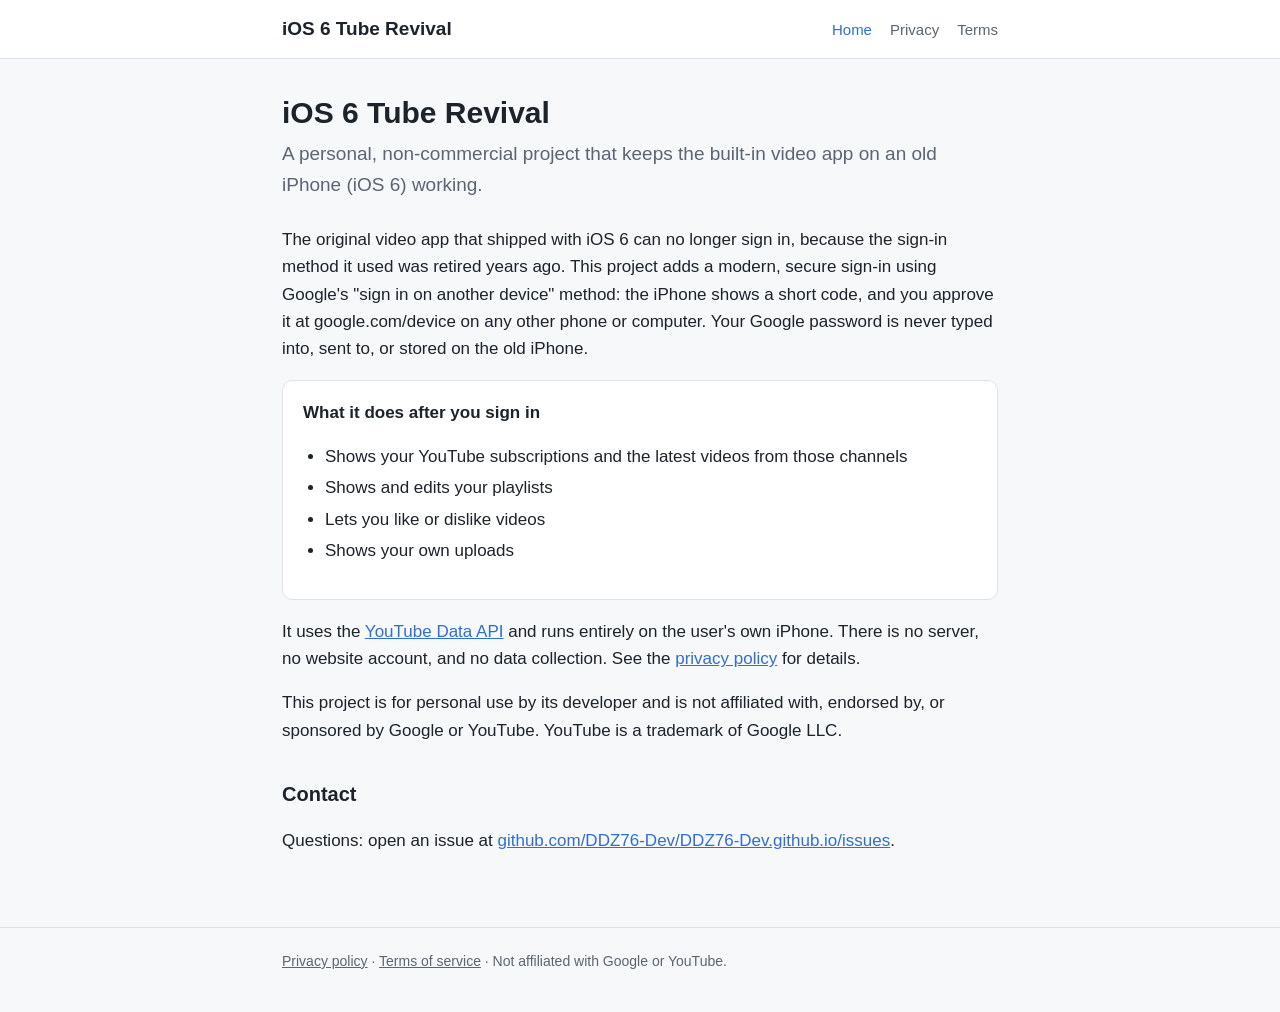
<file: index.html>
<!DOCTYPE html>
<html lang="en">
<head>
<meta charset="utf-8">
<meta name="viewport" content="width=device-width, initial-scale=1">
<title>iOS 6 Tube Revival</title>
<meta name="description" content="A personal project that lets the built-in video app on an old iOS 6 iPhone sign in with Google and show your own subscriptions and playlists.">
<link rel="stylesheet" href="style.css">
</head>
<body>
<header><div class="wrap">
  <a class="brand" href="./">iOS 6 Tube Revival</a>
  <nav><a class="on" href="./">Home</a><a href="privacy.html">Privacy</a><a href="terms.html">Terms</a></nav>
</div></header>
<main><div class="wrap">
  <h1>iOS 6 Tube Revival</h1>
  <p class="lede">A personal, non-commercial project that keeps the built-in video app on an old iPhone (iOS 6) working.</p>

  <p>The original video app that shipped with iOS 6 can no longer sign in, because the sign-in method it used was retired years ago. This project adds a modern, secure sign-in using Google's
  "sign in on another device" method: the iPhone shows a short code, and you approve it at google.com/device on any other phone or computer. Your Google password is never typed into, sent to, or stored on the old iPhone.</p>

  <div class="card">
    <strong>What it does after you sign in</strong>
    <ul>
      <li>Shows your YouTube subscriptions and the latest videos from those channels</li>
      <li>Shows and edits your playlists</li>
      <li>Lets you like or dislike videos</li>
      <li>Shows your own uploads</li>
    </ul>
  </div>

  <p>It uses the <a href="https://developers.google.com/youtube/v3">YouTube Data API</a> and runs entirely on the user's own iPhone. There is no server, no website account, and no data collection. See the <a href="privacy.html">privacy policy</a> for details.</p>

  <p>This project is for personal use by its developer and is not affiliated with, endorsed by, or sponsored by Google or YouTube. YouTube is a trademark of Google LLC.</p>

  <h2>Contact</h2>
  <p>Questions: open an issue at <a href="https://github.com/DDZ76-Dev/DDZ76-Dev.github.io/issues">github.com/DDZ76-Dev/DDZ76-Dev.github.io/issues</a>.</p>
</div></main>
<footer><div class="wrap">
  <a href="privacy.html">Privacy policy</a> · <a href="terms.html">Terms of service</a> · Not affiliated with Google or YouTube.
</div></footer>
</body>
</html>
</file>
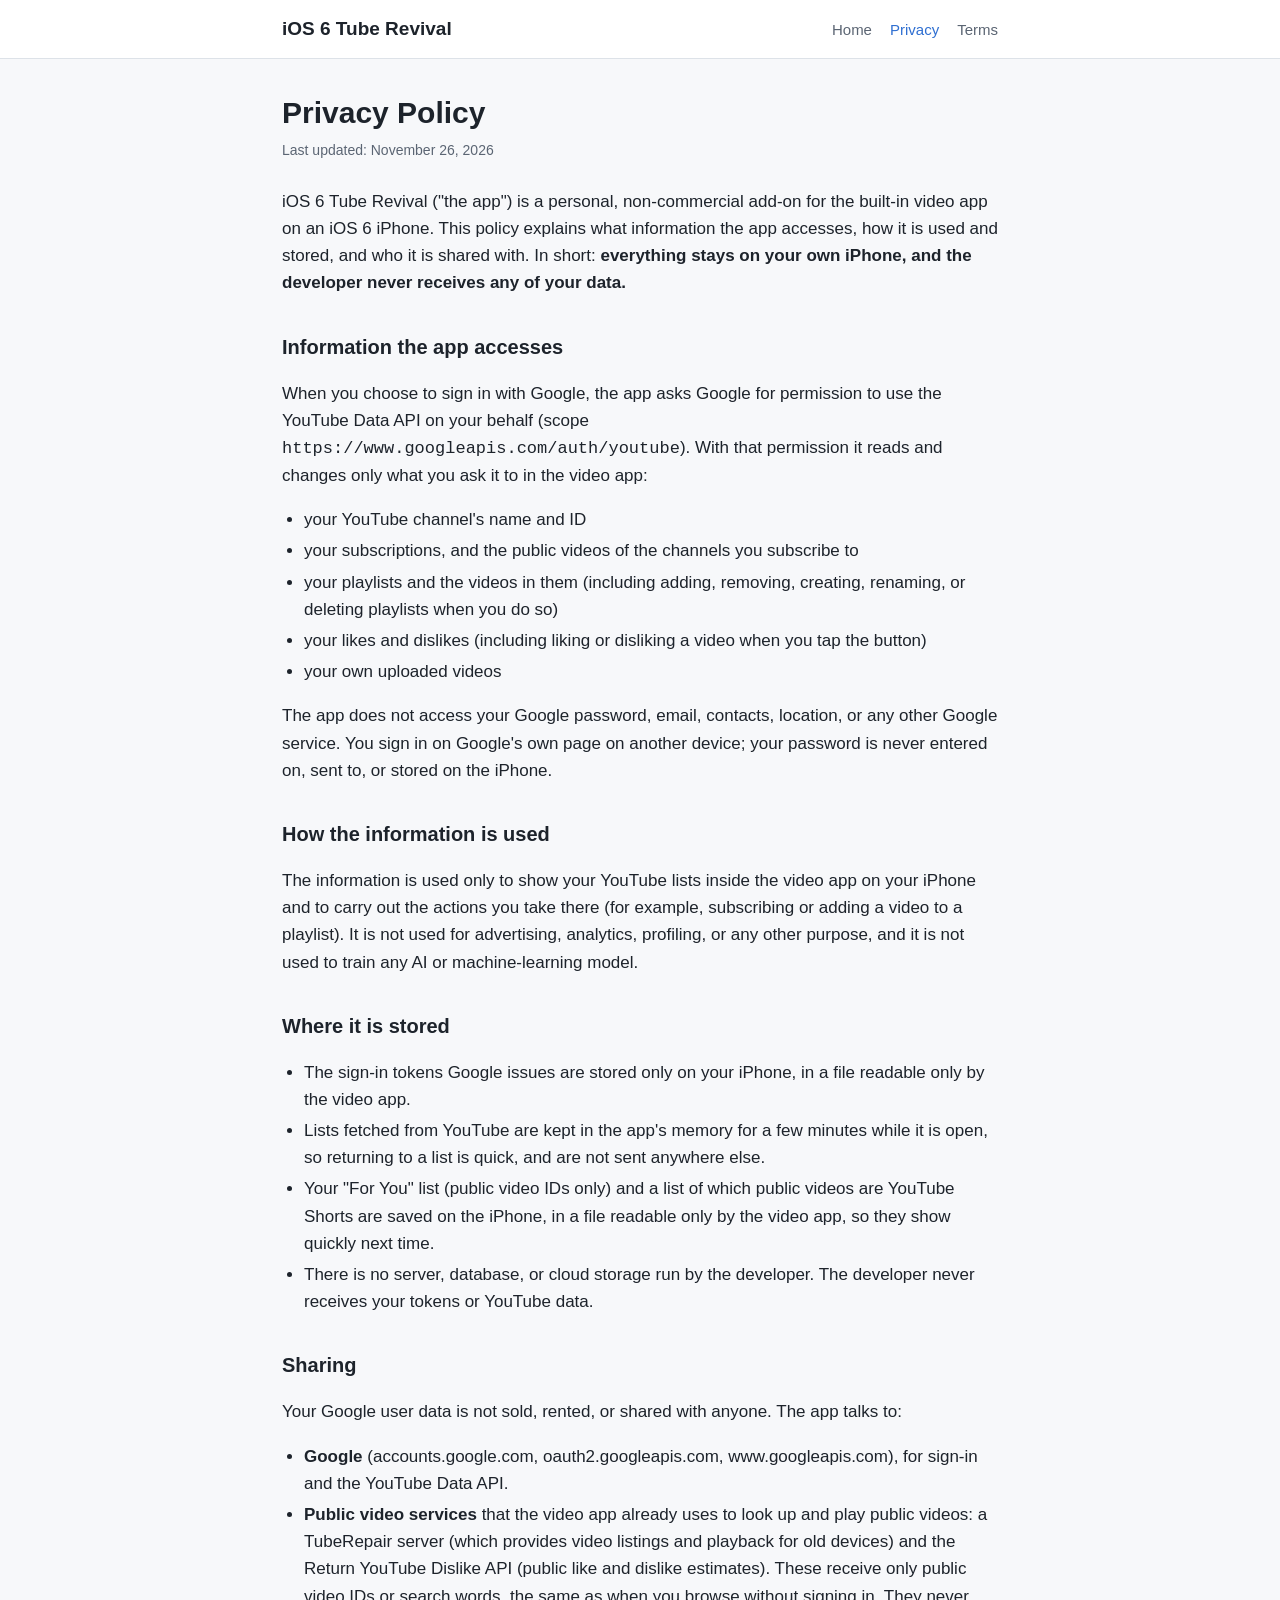
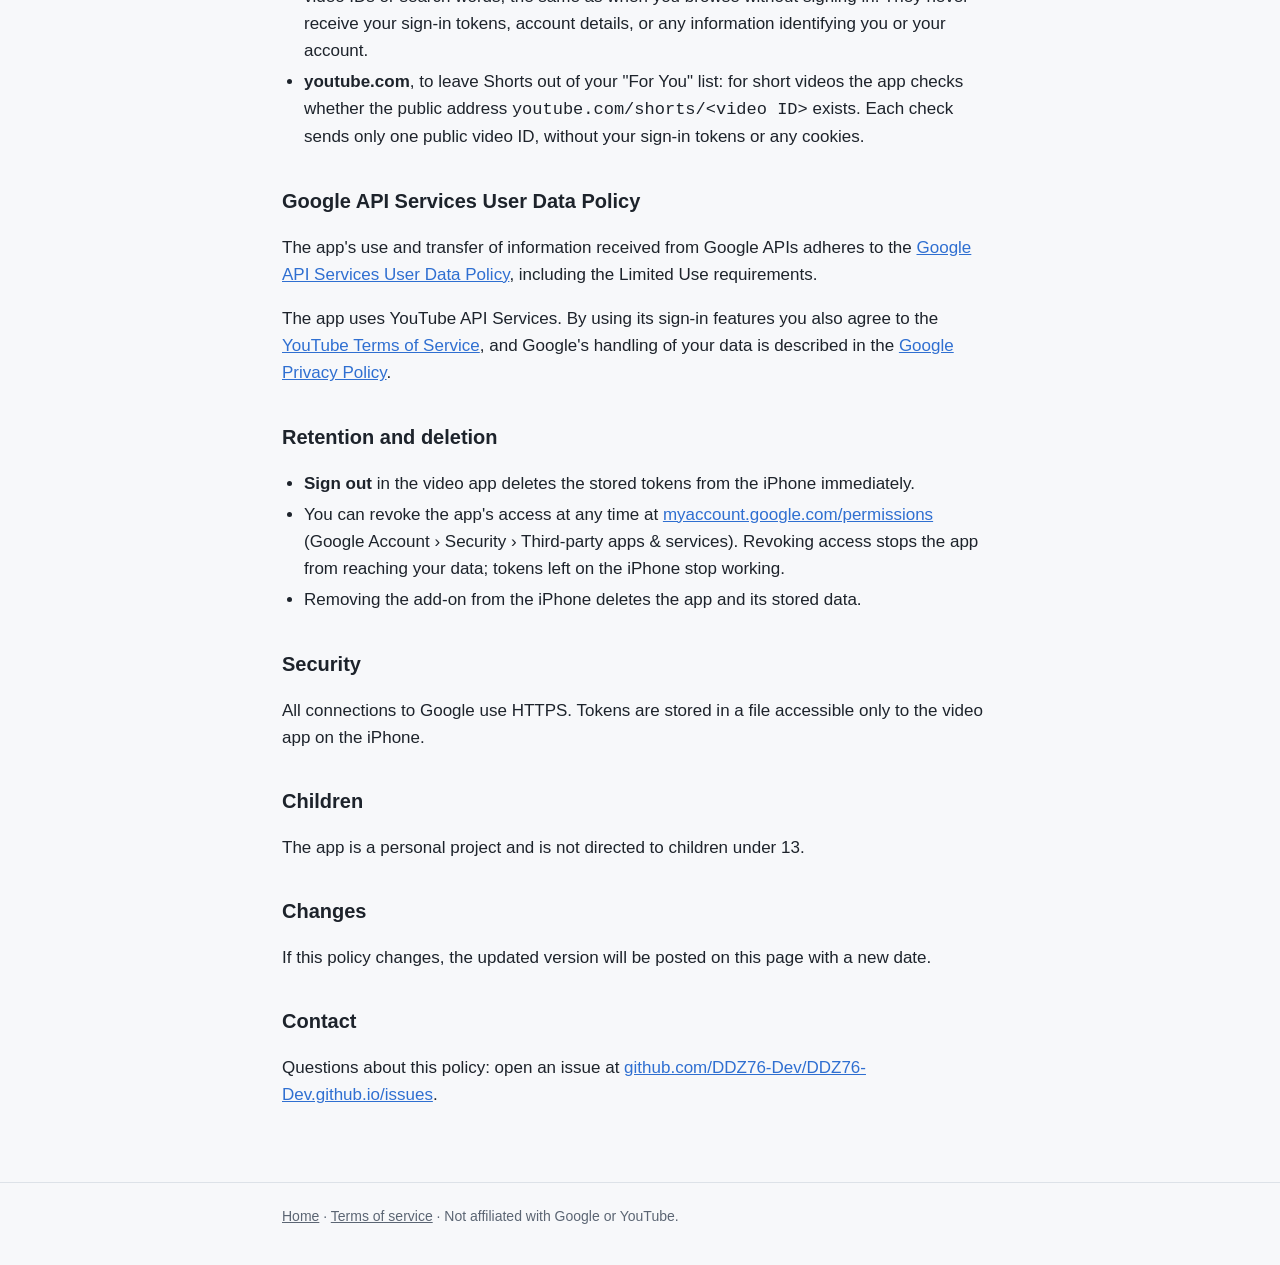
<file: privacy.html>
<!DOCTYPE html>
<html lang="en">
<head>
<meta charset="utf-8">
<meta name="viewport" content="width=device-width, initial-scale=1">
<title>Privacy Policy · iOS 6 Tube Revival</title>
<link rel="stylesheet" href="style.css">
</head>
<body>
<header><div class="wrap">
  <a class="brand" href="./">iOS 6 Tube Revival</a>
  <nav><a href="./">Home</a><a class="on" href="privacy.html">Privacy</a><a href="terms.html">Terms</a></nav>
</div></header>
<main><div class="wrap">
  <h1>Privacy Policy</h1>
  <p class="updated">Last updated: November 26, 2026</p>

  <p>iOS 6 Tube Revival ("the app") is a personal, non-commercial add-on for the built-in video app on an iOS 6 iPhone. This policy explains what information the app accesses, how it is used and stored, and who it is shared with. In short: <strong>everything stays on your own iPhone, and the developer never receives any of your data.</strong></p>

  <h2>Information the app accesses</h2>
  <p>When you choose to sign in with Google, the app asks Google for permission to use the YouTube Data API on your behalf (scope <code>https://www.googleapis.com/auth/youtube</code>). With that permission it reads and changes only what you ask it to in the video app:</p>
  <ul>
    <li>your YouTube channel's name and ID</li>
    <li>your subscriptions, and the public videos of the channels you subscribe to</li>
    <li>your playlists and the videos in them (including adding, removing, creating, renaming, or deleting playlists when you do so)</li>
    <li>your likes and dislikes (including liking or disliking a video when you tap the button)</li>
    <li>your own uploaded videos</li>
  </ul>
  <p>The app does not access your Google password, email, contacts, location, or any other Google service. You sign in on Google's own page on another device; your password is never entered on, sent to, or stored on the iPhone.</p>

  <h2>How the information is used</h2>
  <p>The information is used only to show your YouTube lists inside the video app on your iPhone and to carry out the actions you take there (for example, subscribing or adding a video to a playlist). It is not used for advertising, analytics, profiling, or any other purpose, and it is not used to train any AI or machine-learning model.</p>

  <h2>Where it is stored</h2>
  <ul>
    <li>The sign-in tokens Google issues are stored only on your iPhone, in a file readable only by the video app.</li>
    <li>Lists fetched from YouTube are kept in the app's memory for a few minutes while it is open, so returning to a list is quick, and are not sent anywhere else.</li>
    <li>Your "For You" list (public video IDs only) and a list of which public videos are YouTube Shorts are saved on the iPhone, in a file readable only by the video app, so they show quickly next time.</li>
    <li>There is no server, database, or cloud storage run by the developer. The developer never receives your tokens or YouTube data.</li>
  </ul>

  <h2>Sharing</h2>
  <p>Your Google user data is not sold, rented, or shared with anyone. The app talks to:</p>
  <ul>
    <li><strong>Google</strong> (accounts.google.com, oauth2.googleapis.com, www.googleapis.com), for sign-in and the YouTube Data API.</li>
    <li><strong>Public video services</strong> that the video app already uses to look up and play public videos: a TubeRepair server (which provides video listings and playback for old devices) and the Return YouTube Dislike API (public like and dislike estimates). These receive only public video IDs or search words, the same as when you browse without signing in. They never receive your sign-in tokens, account details, or any information identifying you or your account.</li>
    <li><strong>youtube.com</strong>, to leave Shorts out of your "For You" list: for short videos the app checks whether the public address <code>youtube.com/shorts/&lt;video ID&gt;</code> exists. Each check sends only one public video ID, without your sign-in tokens or any cookies.</li>
  </ul>

  <h2>Google API Services User Data Policy</h2>
  <p>The app's use and transfer of information received from Google APIs adheres to the <a href="https://developers.google.com/terms/api-services-user-data-policy">Google API Services User Data Policy</a>, including the Limited Use requirements.</p>
  <p>The app uses YouTube API Services. By using its sign-in features you also agree to the <a href="https://www.youtube.com/t/terms">YouTube Terms of Service</a>, and Google's handling of your data is described in the <a href="https://policies.google.com/privacy">Google Privacy Policy</a>.</p>

  <h2>Retention and deletion</h2>
  <ul>
    <li><strong>Sign out</strong> in the video app deletes the stored tokens from the iPhone immediately.</li>
    <li>You can revoke the app's access at any time at <a href="https://myaccount.google.com/permissions">myaccount.google.com/permissions</a> (Google Account › Security › Third-party apps &amp; services). Revoking access stops the app from reaching your data; tokens left on the iPhone stop working.</li>
    <li>Removing the add-on from the iPhone deletes the app and its stored data.</li>
  </ul>

  <h2>Security</h2>
  <p>All connections to Google use HTTPS. Tokens are stored in a file accessible only to the video app on the iPhone.</p>

  <h2>Children</h2>
  <p>The app is a personal project and is not directed to children under 13.</p>

  <h2>Changes</h2>
  <p>If this policy changes, the updated version will be posted on this page with a new date.</p>

  <h2>Contact</h2>
  <p>Questions about this policy: open an issue at <a href="https://github.com/DDZ76-Dev/DDZ76-Dev.github.io/issues">github.com/DDZ76-Dev/DDZ76-Dev.github.io/issues</a>.</p>
</div></main>
<footer><div class="wrap">
  <a href="./">Home</a> · <a href="terms.html">Terms of service</a> · Not affiliated with Google or YouTube.
</div></footer>
</body>
</html>
</file>
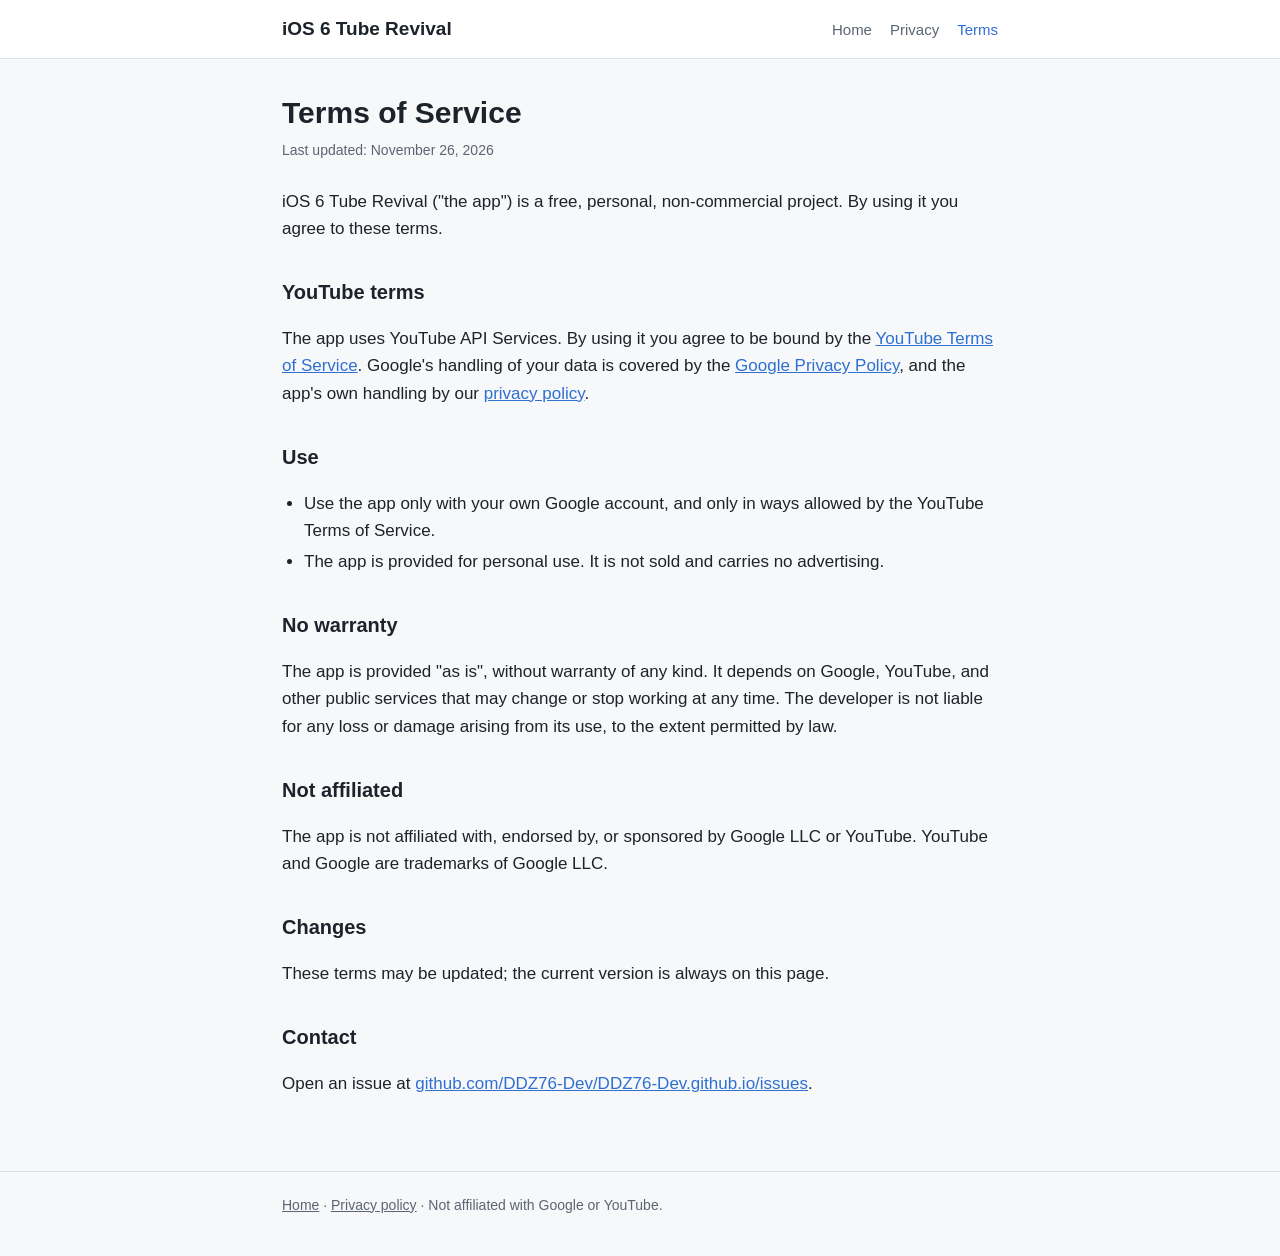
<file: terms.html>
<!DOCTYPE html>
<html lang="en">
<head>
<meta charset="utf-8">
<meta name="viewport" content="width=device-width, initial-scale=1">
<title>Terms of Service · iOS 6 Tube Revival</title>
<link rel="stylesheet" href="style.css">
</head>
<body>
<header><div class="wrap">
  <a class="brand" href="./">iOS 6 Tube Revival</a>
  <nav><a href="./">Home</a><a href="privacy.html">Privacy</a><a class="on" href="terms.html">Terms</a></nav>
</div></header>
<main><div class="wrap">
  <h1>Terms of Service</h1>
  <p class="updated">Last updated: November 26, 2026</p>

  <p>iOS 6 Tube Revival ("the app") is a free, personal, non-commercial project. By using it you agree to these terms.</p>

  <h2>YouTube terms</h2>
  <p>The app uses YouTube API Services. By using it you agree to be bound by the <a href="https://www.youtube.com/t/terms">YouTube Terms of Service</a>. Google's handling of your data is covered by the <a href="https://policies.google.com/privacy">Google Privacy Policy</a>, and the app's own handling by our <a href="privacy.html">privacy policy</a>.</p>

  <h2>Use</h2>
  <ul>
    <li>Use the app only with your own Google account, and only in ways allowed by the YouTube Terms of Service.</li>
    <li>The app is provided for personal use. It is not sold and carries no advertising.</li>
  </ul>

  <h2>No warranty</h2>
  <p>The app is provided "as is", without warranty of any kind. It depends on Google, YouTube, and other public services that may change or stop working at any time. The developer is not liable for any loss or damage arising from its use, to the extent permitted by law.</p>

  <h2>Not affiliated</h2>
  <p>The app is not affiliated with, endorsed by, or sponsored by Google LLC or YouTube. YouTube and Google are trademarks of Google LLC.</p>

  <h2>Changes</h2>
  <p>These terms may be updated; the current version is always on this page.</p>

  <h2>Contact</h2>
  <p>Open an issue at <a href="https://github.com/DDZ76-Dev/DDZ76-Dev.github.io/issues">github.com/DDZ76-Dev/DDZ76-Dev.github.io/issues</a>.</p>
</div></main>
<footer><div class="wrap">
  <a href="./">Home</a> · <a href="privacy.html">Privacy policy</a> · Not affiliated with Google or YouTube.
</div></footer>
</body>
</html>
</file>
<file: style.css>
:root { --ink: #1d232b; --muted: #5b6573; --line: #dde2e8; --accent: #2f6fd1; --bg: #f7f8fa; }
* { box-sizing: border-box; }
html { -webkit-text-size-adjust: 100%; }
body { margin: 0; background: var(--bg); color: var(--ink);
       font: 17px/1.6 -apple-system, "Helvetica Neue", Helvetica, Arial, sans-serif; }
header { background: #fff; border-bottom: 1px solid var(--line); }
header .wrap { display: flex; align-items: center; justify-content: space-between; flex-wrap: wrap; gap: 8px; padding-top: 14px; padding-bottom: 14px; }
.brand { font-weight: 700; font-size: 19px; color: var(--ink); text-decoration: none; }
nav a { color: var(--muted); text-decoration: none; margin-left: 18px; font-size: 15px; }
nav a:first-child { margin-left: 0; }
nav a:hover, nav a.on { color: var(--accent); }
.wrap { max-width: 760px; margin: 0 auto; padding: 0 22px; }
main { padding: 36px 0 56px; }
h1 { font-size: 30px; line-height: 1.2; margin: 0 0 8px; }
h2 { font-size: 20px; margin: 34px 0 8px; }
.lede { color: var(--muted); font-size: 19px; margin: 0 0 26px; }
.updated { color: var(--muted); font-size: 14px; margin: 0 0 26px; }
a { color: var(--accent); }
.card { background: #fff; border: 1px solid var(--line); border-radius: 10px; padding: 18px 20px; margin: 18px 0; }
ul, ol { padding-left: 22px; }
li { margin: 4px 0; }
footer { border-top: 1px solid var(--line); color: var(--muted); font-size: 14px; padding: 22px 0 40px; }
footer a { color: var(--muted); }
</file>
